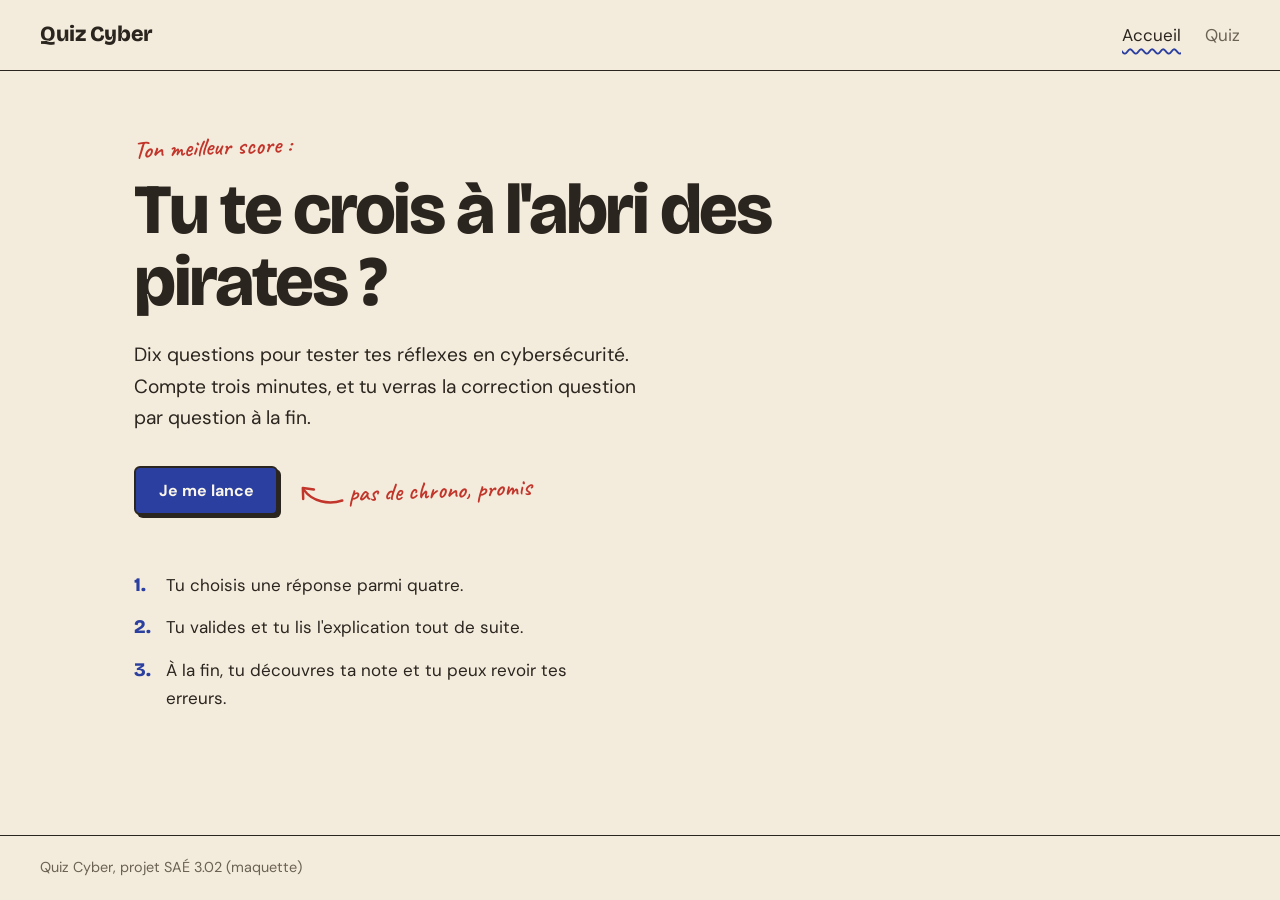
<file: maquette du site web/index.html>
<!DOCTYPE html>
<html lang="fr"><head><meta charset="utf-8"><meta name="viewport" content="width=device-width,initial-scale=1">
<title>Quiz Cyber : Accueil</title><link rel="stylesheet" href="style.css"></head>
<body>
<nav><a class="brand" href="index.html">Quiz Cyber</a><div class="links"><a href="index.html" aria-current="page">Accueil</a><a href="quiz.html">Quiz</a></div></nav>
<main class="wide">
<p class="note best" id="best" hidden>Ton meilleur score : <span id="best-n"></span></p>
<h1>Tu te crois à l'abri des pirates ?</h1>
<p class="lead">Dix questions pour tester tes réflexes en cybersécurité. Compte trois minutes, et tu verras la correction question par question à la fin.</p>
<div class="actions">
  <a class="btn" href="quiz.html">Je me lance</a>
  <span class="note" aria-hidden="true">
    <svg width="46" height="26" viewBox="0 0 46 26" fill="none" stroke="currentColor" stroke-width="2.5" stroke-linecap="round" stroke-linejoin="round"><path d="M44 20C30 24 14 20 6 8"/><path d="M5 17L5 6l11 2"/></svg>
    pas de chrono, promis
  </span>
</div>
<ol class="steps">
  <li>Tu choisis une réponse parmi quatre.</li>
  <li>Tu valides et tu lis l'explication tout de suite.</li>
  <li>À la fin, tu découvres ta note et tu peux revoir tes erreurs.</li>
</ol>
</main>
<footer>Quiz Cyber, projet SAÉ 3.02 (maquette)</footer>
<script src="data.js"></script>
<script>
const best = QuizStore.getBest();
if (best !== null) {
  document.getElementById('best-n').textContent = best + '/' + QUESTIONS.length;
  document.getElementById('best').hidden = false;
}
</script>
</body></html>
</file>
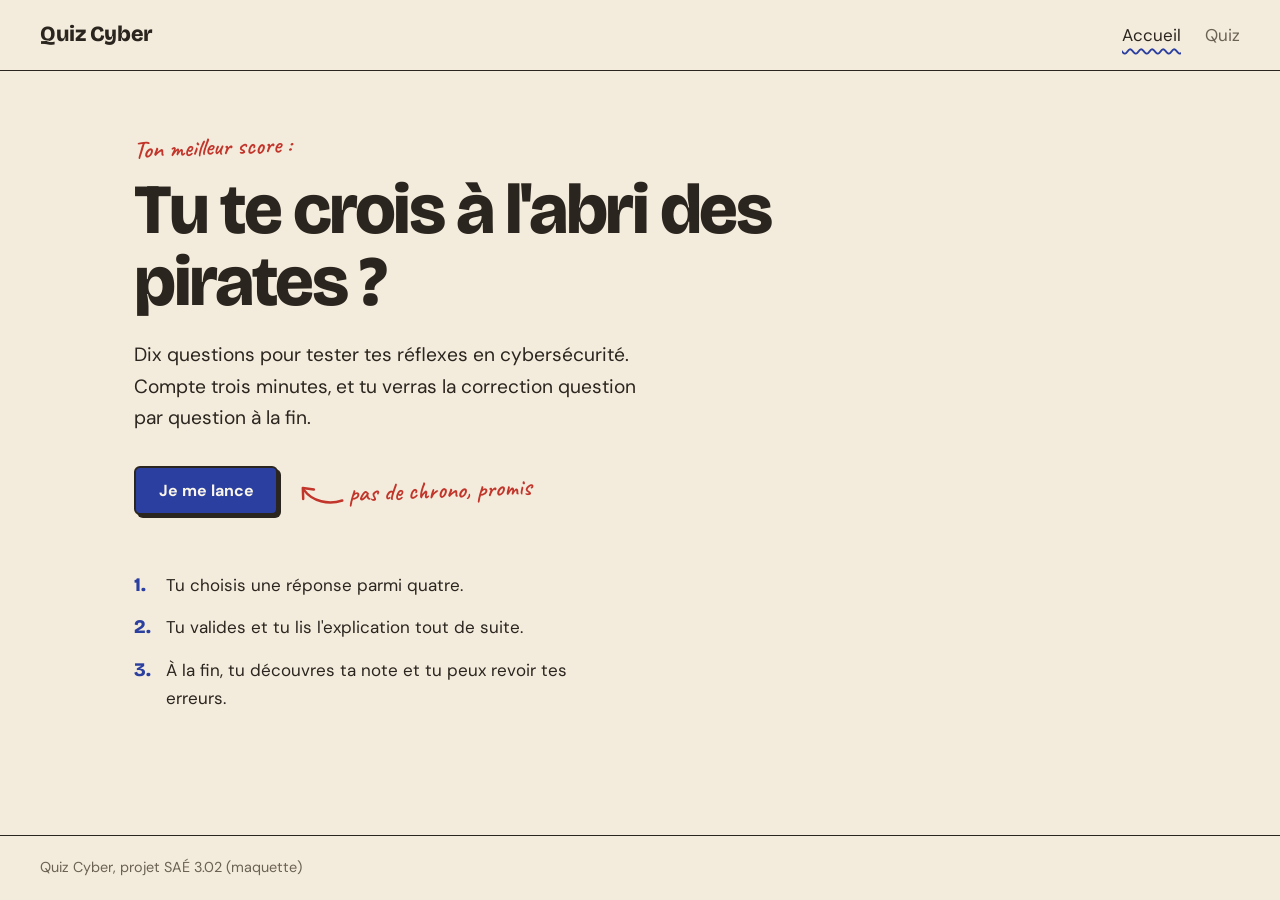
<file: site web/index.html>
<!DOCTYPE html>
<html lang="fr"><head><meta charset="utf-8"><meta name="viewport" content="width=device-width,initial-scale=1">
<title>Quiz Cyber : Accueil</title><link rel="stylesheet" href="style.css"></head>
<body>
<nav><a class="brand" href="index.html">Quiz Cyber</a><div class="links"><a href="index.html" aria-current="page">Accueil</a><a href="quiz.html">Quiz</a></div></nav>
<main class="wide">
<p class="note best" id="best" hidden>Ton meilleur score : <span id="best-n"></span></p>
<h1>Tu te crois à l'abri des pirates ?</h1>
<p class="lead">Dix questions pour tester tes réflexes en cybersécurité. Compte trois minutes, et tu verras la correction question par question à la fin.</p>
<div class="actions">
  <a class="btn" href="quiz.html">Je me lance</a>
  <span class="note" aria-hidden="true">
    <svg width="46" height="26" viewBox="0 0 46 26" fill="none" stroke="currentColor" stroke-width="2.5" stroke-linecap="round" stroke-linejoin="round"><path d="M44 20C30 24 14 20 6 8"/><path d="M5 17L5 6l11 2"/></svg>
    pas de chrono, promis
  </span>
</div>
<ol class="steps">
  <li>Tu choisis une réponse parmi quatre.</li>
  <li>Tu valides et tu lis l'explication tout de suite.</li>
  <li>À la fin, tu découvres ta note et tu peux revoir tes erreurs.</li>
</ol>
</main>
<footer>Quiz Cyber, projet SAÉ 3.02 (maquette)</footer>
<script src="data.js"></script>
<script>
const best = QuizStore.getBest();
if (best !== null) {
  document.getElementById('best-n').textContent = best + '/' + QUIZ_LENGTH;
  document.getElementById('best').hidden = false;
}
</script>
</body></html>
</file>
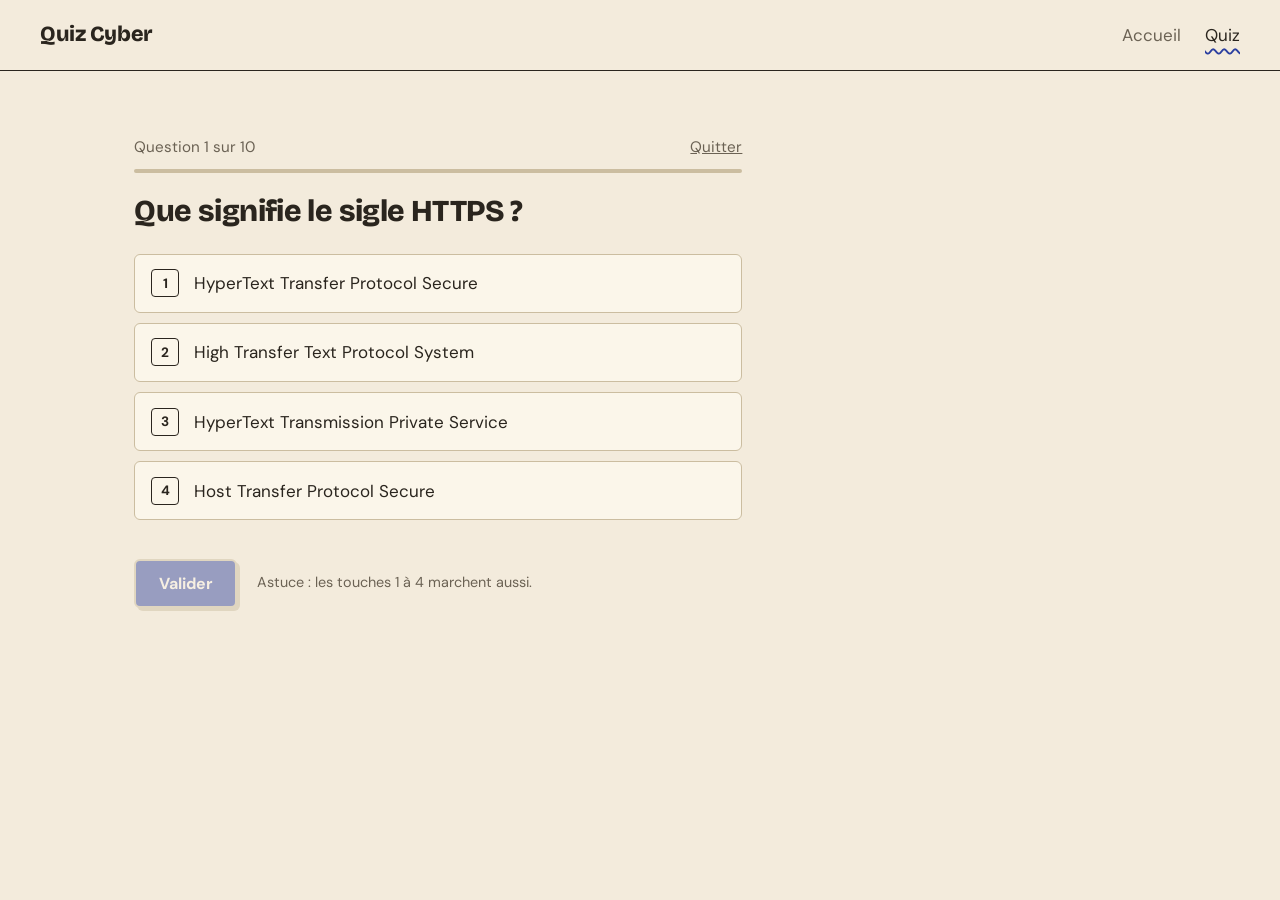
<file: maquette du site web/quiz.html>
<!DOCTYPE html>
<html lang="fr"><head><meta charset="utf-8"><meta name="viewport" content="width=device-width,initial-scale=1">
<title>Quiz Cyber : Question</title><link rel="stylesheet" href="style.css"></head>
<body>
<nav><a class="brand" href="index.html">Quiz Cyber</a><div class="links"><a href="index.html">Accueil</a><a href="quiz.html" aria-current="page">Quiz</a></div></nav>
<main>
<div class="qhead"><p class="label" id="counter">Question 1 sur 10</p><a class="quit" href="index.html">Quitter</a></div>
<div class="progress" role="progressbar" aria-label="Progression" aria-valuemin="0" aria-valuemax="10" aria-valuenow="0"><div id="bar"></div></div>
<h2 id="qtext" tabindex="-1"></h2>
<form id="form" autocomplete="off">
  <fieldset id="options" aria-labelledby="qtext"></fieldset>
  <div id="feedback" class="feedback" role="status" hidden></div>
  <div class="actions">
    <button class="btn" id="action" type="submit" disabled>Valider</button>
    <p class="hint">Astuce : les touches 1 à 4 marchent aussi.</p>
  </div>
</form>
</main>
<script src="data.js"></script>
<script>
const total = QUESTIONS.length;
const $ = id => document.getElementById(id);
const form = $('form'), opts = $('options'), fb = $('feedback'), btn = $('action');
let i = 0, answered = false;
const answers = [];

function setBar(n){
  $('bar').style.width = (n / total * 100) + '%';
  $('bar').parentElement.setAttribute('aria-valuenow', n);
}

function render(){
  const item = QUESTIONS[i];
  answered = false;
  $('counter').textContent = `Question ${i + 1} sur ${total}`;
  $('qtext').textContent = item.q;
  opts.innerHTML = item.choices.map((c, k) =>
    `<label class="opt"><input type="radio" name="reponse" value="${k}"><span class="key">${k + 1}</span><span class="txt">${c}</span></label>`
  ).join('');
  fb.hidden = true;
  btn.textContent = 'Valider';
  btn.disabled = true;
  setBar(i);
  $('qtext').focus({preventScroll:true});
}

function check(sel){
  const item = QUESTIONS[i];
  answers[i] = sel;
  answered = true;
  [...opts.children].forEach((label, k) => {
    label.classList.add('locked');
    label.querySelector('input').disabled = true;
    if (k === item.correct) { label.classList.add('good'); label.insertAdjacentHTML('beforeend', '<span class="tag">la bonne</span>'); }
    else if (k === sel) { label.classList.add('bad'); label.insertAdjacentHTML('beforeend', '<span class="tag">ton choix</span>'); }
  });
  const ok = sel === item.correct;
  fb.className = 'feedback ' + (ok ? 'ok' : 'ko');
  fb.innerHTML = `<strong>${ok ? 'Bien joué !' : 'Pas tout à fait.'}</strong><p>${ok ? '' : 'La bonne réponse : ' + item.choices[item.correct] + '. '}${item.why}</p>`;
  fb.hidden = false;
  btn.textContent = i === total - 1 ? 'Voir ma note' : 'Question suivante';
  btn.disabled = false;
  setBar(i + 1);
  btn.focus();
}

function next(){
  if (i === total - 1) { QuizStore.saveAnswers(answers); location.href = 'resultat.html'; }
  else { i++; render(); }
}

opts.addEventListener('change', () => { btn.disabled = false; });
form.addEventListener('submit', e => {
  e.preventDefault();
  if (answered) return next();
  const sel = form.reponse.value;
  if (sel !== '') check(+sel);
});

/* Raccourcis clavier 1 à 4 */
document.addEventListener('keydown', e => {
  if (answered || e.ctrlKey || e.metaKey || e.altKey) return;
  const k = parseInt(e.key, 10) - 1;
  const radios = opts.querySelectorAll('input');
  if (k >= 0 && k < radios.length) { radios[k].checked = true; radios[k].focus(); btn.disabled = false; }
});

render();
</script>
</body></html>
</file>
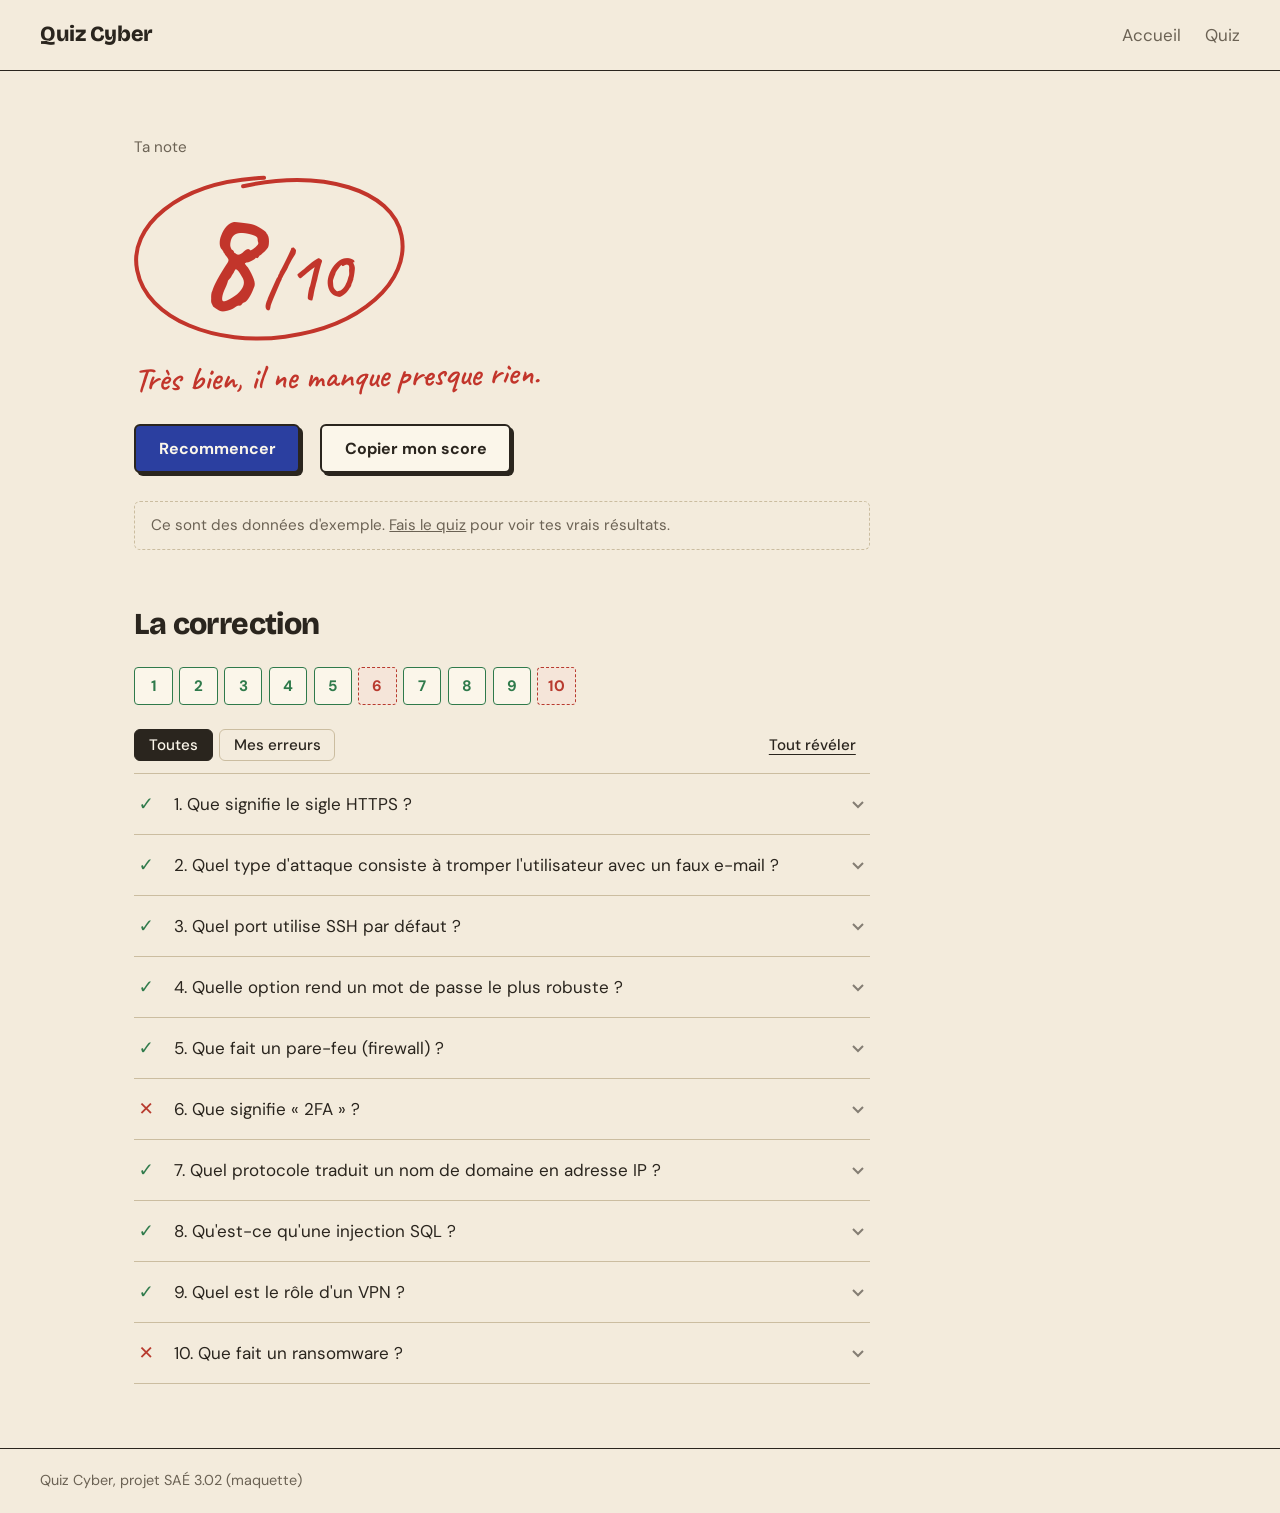
<file: maquette du site web/resultat.html>
<!DOCTYPE html>
<html lang="fr"><head><meta charset="utf-8"><meta name="viewport" content="width=device-width,initial-scale=1">
<title>Quiz Cyber : Résultat</title><link rel="stylesheet" href="style.css"></head>
<body>
<nav><a class="brand" href="index.html">Quiz Cyber</a><div class="links"><a href="index.html">Accueil</a><a href="quiz.html">Quiz</a></div></nav>
<main class="wide">
<p class="label">Ta note</p>
<div class="grade" aria-live="polite">
  <svg viewBox="0 0 300 160" preserveAspectRatio="none" aria-hidden="true"><path d="M150 10C60 8 8 45 14 82C20 125 90 152 160 148C238 144 292 108 286 68C280 28 210 6 128 16"/></svg>
  <span id="score-n">0</span><span class="total">/<span id="score-t">10</span></span>
</div>
<p class="remark" id="verdict"></p>
<div class="actions">
  <a class="btn" href="quiz.html">Recommencer</a>
  <button class="btn ghost" id="copy" type="button">Copier mon score</button>
</div>
<p class="notice" id="demo" hidden>Ce sont des données d'exemple. <a href="quiz.html">Fais le quiz</a> pour voir tes vrais résultats.</p>

<section class="review" aria-label="Correction détaillée">
  <h2>La correction</h2>
  <div class="grid" id="grid"></div>
  <div class="toolbar">
    <div class="filters" role="group" aria-label="Filtrer les questions">
      <button class="chip" data-filter="all" aria-pressed="true">Toutes</button>
      <button class="chip" data-filter="ko" aria-pressed="false">Mes erreurs</button>
    </div>
    <button class="link-btn" id="toggle-all" type="button">Tout révéler</button>
  </div>
  <div id="list"></div>
</section>
</main>
<footer>Quiz Cyber, projet SAÉ 3.02 (maquette)</footer>

<script src="data.js"></script>
<script>
const total = QUESTIONS.length;
const L = ['A','B','C','D'];
const calm = matchMedia('(prefers-reduced-motion: reduce)').matches;
let answers = QuizStore.loadAnswers();
const isDemo = !answers;
if (isDemo) answers = [0,1,2,2,1,0,1,1,0,2];   // exemple : 7 / 10
document.getElementById('demo').hidden = !isDemo;

const score = QUESTIONS.filter((q, i) => answers[i] === q.correct).length;
if (!isDemo) QuizStore.saveScore(score);

/* Note + remarque de la prof */
document.getElementById('score-t').textContent = total;
const n = document.getElementById('score-n');
if (calm) n.textContent = score;
else {
  const t0 = performance.now(), dur = 700;
  (function tick(t){
    const p = Math.min((t - t0) / dur, 1);
    n.textContent = Math.round(score * p);
    if (p < 1) requestAnimationFrame(tick);
  })(t0);
}
const r = score / total;
document.getElementById('verdict').textContent =
  r === 1 ? "Sans faute, bravo !" : r >= .8 ? "Très bien, il ne manque presque rien." : r >= .5 ? "Pas mal ! Relis tes erreurs plus bas." : "Courage, regarde la correction et retente.";

/* Liste des questions */
const list = document.getElementById('list');
const grid = document.getElementById('grid');
QUESTIONS.forEach((item, i) => {
  const user = answers[i], ok = user === item.correct;
  const el = document.createElement('article');
  el.className = 'q ' + (ok ? 'ok' : 'ko');
  el.id = 'q' + i;
  el.dataset.status = ok ? 'ok' : 'ko';
  el.innerHTML = `
    <button class="q-head" type="button" aria-expanded="false" aria-controls="b${i}">
      <span class="mark" aria-hidden="true">${ok ? '✓' : '✕'}</span>
      <span class="q-title"><span class="sr-only">${ok ? 'Réussie : ' : 'Ratée : '}</span>${i + 1}. ${item.q}</span>
      <svg class="chev" width="16" height="16" viewBox="0 0 16 16" fill="none" stroke="currentColor" stroke-width="2" aria-hidden="true"><path d="M3 6l5 5 5-5"/></svg>
    </button>
    <div class="q-body" id="b${i}"><div>
      <ul class="answers">
        ${item.choices.map((c, k) => {
          const good = k === item.correct, mine = k === user;
          const cls = good ? 'good' : mine ? 'bad' : '';
          const tag = good && mine ? 'ta réponse, juste' : good ? 'la bonne' : mine ? 'ton choix' : '';
          return `<li class="${cls}"><span>${L[k]}. ${c}</span><span class="tag">${tag}</span></li>`;
        }).join('')}
      </ul>
      <p class="explain">${item.why}</p>
    </div></div>`;
  list.appendChild(el);

  const cell = document.createElement('button');
  cell.type = 'button';
  cell.className = 'cell ' + (ok ? 'ok' : 'ko');
  cell.textContent = i + 1;
  cell.setAttribute('aria-label', `Question ${i + 1} : ${ok ? 'réussie' : 'ratée'}`);
  cell.addEventListener('click', () => {
    document.querySelector('.chip[data-filter="all"]').click();
    setOpen(el, true); syncToggle();
    el.scrollIntoView({behavior: calm ? 'auto' : 'smooth', block: 'center'});
  });
  grid.appendChild(cell);
});

function setOpen(el, open){
  el.classList.toggle('open', open);
  el.querySelector('.q-head').setAttribute('aria-expanded', open);
}
list.addEventListener('click', e => {
  const head = e.target.closest('.q-head');
  if (head) { const q = head.parentElement; setOpen(q, !q.classList.contains('open')); syncToggle(); }
});

/* Tout révéler / masquer */
const toggleAll = document.getElementById('toggle-all');
const visibleQs = () => [...list.children].filter(q => !q.hidden);
function syncToggle(){
  const v = visibleQs();
  toggleAll.textContent = v.length && v.every(q => q.classList.contains('open')) ? 'Tout masquer' : 'Tout révéler';
}
toggleAll.addEventListener('click', () => {
  const open = toggleAll.textContent === 'Tout révéler';
  visibleQs().forEach(q => setOpen(q, open));
  syncToggle();
});

/* Filtre : toutes / mes erreurs */
document.querySelectorAll('.chip').forEach(chip => chip.addEventListener('click', () => {
  document.querySelectorAll('.chip').forEach(c => c.setAttribute('aria-pressed', c === chip));
  const f = chip.dataset.filter;
  [...list.children].forEach(q => q.hidden = f === 'ko' && q.dataset.status !== 'ko');
  syncToggle();
}));

/* Copier le score */
const copyBtn = document.getElementById('copy');
copyBtn.addEventListener('click', async () => {
  try { await navigator.clipboard.writeText(`J'ai eu ${score}/${total} au Quiz Cyber !`); copyBtn.textContent = 'Copié !'; }
  catch(e) { copyBtn.textContent = 'Copie impossible'; }
  setTimeout(() => copyBtn.textContent = 'Copier mon score', 1800);
});
</script>
</body></html>
</file>
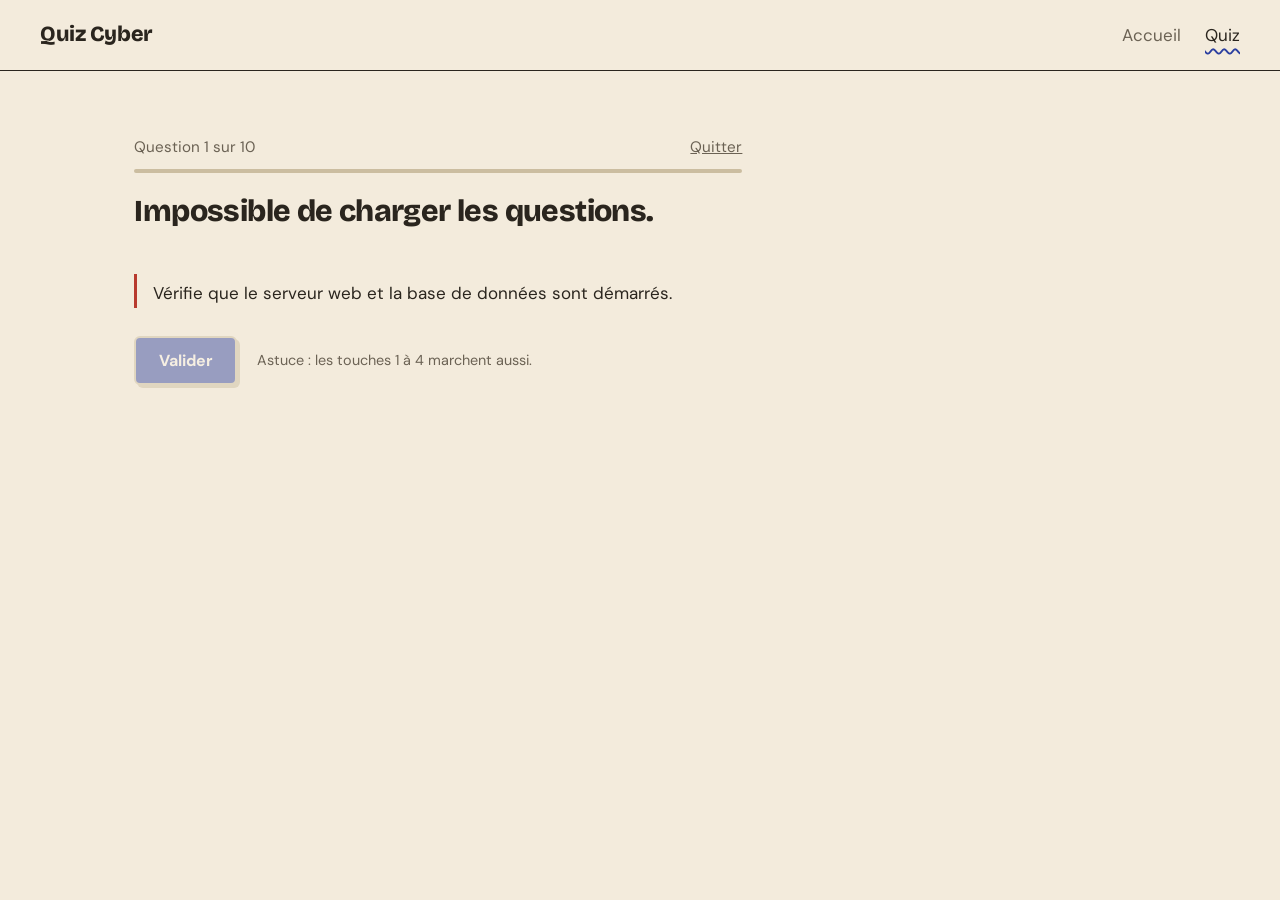
<file: site web/quiz.html>
<!DOCTYPE html>
<html lang="fr"><head><meta charset="utf-8"><meta name="viewport" content="width=device-width,initial-scale=1">
<title>Quiz Cyber : Question</title><link rel="stylesheet" href="style.css"></head>
<body>
<nav><a class="brand" href="index.html">Quiz Cyber</a><div class="links"><a href="index.html">Accueil</a><a href="quiz.html" aria-current="page">Quiz</a></div></nav>
<main>
<div class="qhead"><p class="label" id="counter">Question 1 sur 10</p><a class="quit" href="index.html">Quitter</a></div>
<div class="progress" role="progressbar" aria-label="Progression" aria-valuemin="0" aria-valuemax="10" aria-valuenow="0"><div id="bar"></div></div>
<h2 id="qtext" tabindex="-1"></h2>
<form id="form" autocomplete="off">
  <fieldset id="options" aria-labelledby="qtext"></fieldset>
  <div id="feedback" class="feedback" role="status" hidden></div>
  <div class="actions">
    <button class="btn" id="action" type="submit" disabled>Valider</button>
    <p class="hint">Astuce : les touches 1 à 4 marchent aussi.</p>
  </div>
</form>
</main>
<script src="data.js"></script>
<script>
let QUESTIONS = [], total = QUIZ_LENGTH;
const $ = id => document.getElementById(id);
const form = $('form'), opts = $('options'), fb = $('feedback'), btn = $('action');
let i = 0, answered = false;
const review = [];

function setBar(n){
  $('bar').style.width = (n / total * 100) + '%';
  $('bar').parentElement.setAttribute('aria-valuenow', n);
}

function render(){
  const item = QUESTIONS[i];
  answered = false;
  $('counter').textContent = `Question ${i + 1} sur ${total}` + (item.theme ? ` · ${item.theme}` : '');
  $('qtext').textContent = item.q;
  opts.innerHTML = item.choices.map((c, k) =>
    `<label class="opt"><input type="radio" name="reponse" value="${k}"><span class="key">${k + 1}</span><span class="txt">${esc(c.text)}</span></label>`
  ).join('');
  fb.hidden = true;
  btn.textContent = 'Valider';
  btn.disabled = true;
  setBar(i);
  $('qtext').focus({preventScroll:true});
}

function showError(msg){
  fb.className = 'feedback ko';
  fb.innerHTML = `<p>${msg}</p>`;
  fb.hidden = false;
}

async function check(sel){
  const item = QUESTIONS[i];
  btn.disabled = true;
  let res;
  try { res = await apiVerify(item.id, item.choices[sel].id); }
  catch(e) { showError('Vérification impossible. Réessaie dans un instant.'); btn.disabled = false; return; }

  const ok = res.ok;
  const goodIdx = ok ? sel : item.choices.findIndex(c => res.correct.includes(c.id));
  review[i] = {q: item.q, choices: item.choices.map(c => c.text), correct: goodIdx, user: sel, why: res.why || ''};
  answered = true;
  [...opts.children].forEach((label, k) => {
    label.classList.add('locked');
    label.querySelector('input').disabled = true;
    if (res.correct.includes(item.choices[k].id)) { label.classList.add('good'); label.insertAdjacentHTML('beforeend', '<span class="tag">la bonne</span>'); }
    else if (k === sel) { label.classList.add('bad'); label.insertAdjacentHTML('beforeend', '<span class="tag">ton choix</span>'); }
  });
  fb.className = 'feedback ' + (ok ? 'ok' : 'ko');
  fb.innerHTML = `<strong>${ok ? 'Bien joué !' : 'Pas tout à fait.'}</strong><p>${ok ? '' : 'La bonne réponse : ' + esc(item.choices[goodIdx].text) + '. '}${esc(res.why || '')}</p>`;
  fb.hidden = false;
  btn.textContent = i === total - 1 ? 'Voir ma note' : 'Question suivante';
  btn.disabled = false;
  setBar(i + 1);
  btn.focus();
}

function next(){
  if (i === total - 1) { QuizStore.saveReview(review); location.href = 'resultat.html'; }
  else { i++; render(); }
}

opts.addEventListener('change', () => { btn.disabled = false; });
form.addEventListener('submit', e => {
  e.preventDefault();
  if (answered) return next();
  const sel = form.reponse.value;
  if (sel !== '') check(+sel);
});

/* Raccourcis clavier 1 à 4 */
document.addEventListener('keydown', e => {
  if (answered || e.ctrlKey || e.metaKey || e.altKey) return;
  const k = parseInt(e.key, 10) - 1;
  const radios = opts.querySelectorAll('input');
  if (k >= 0 && k < radios.length) { radios[k].checked = true; radios[k].focus(); btn.disabled = false; }
});

/* Chargement des questions depuis la base */
(async () => {
  try {
    QUESTIONS = await apiQuestions();
    if (!QUESTIONS.length) throw new Error('vide');
    total = QUESTIONS.length;
    render();
  } catch(e) {
    $('qtext').textContent = 'Impossible de charger les questions.';
    showError('Vérifie que le serveur web et la base de données sont démarrés.');
  }
})();
</script>
</body></html>
</file>
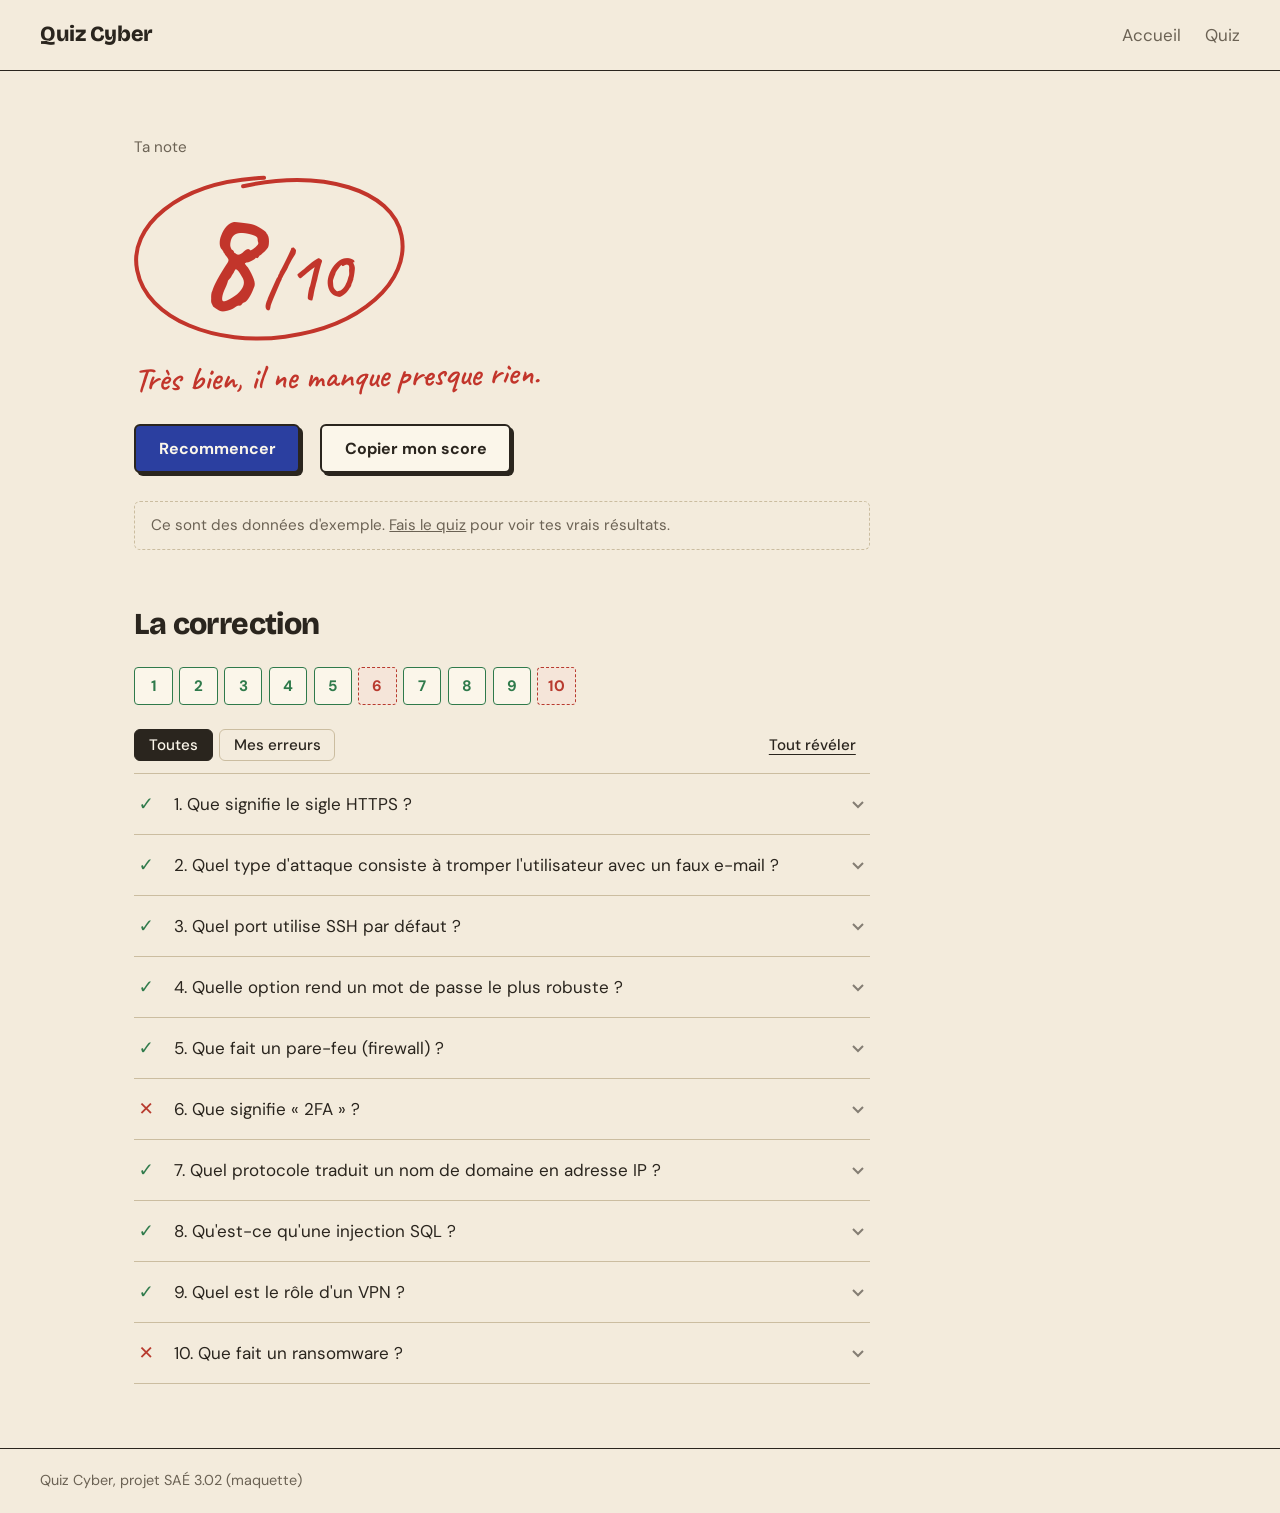
<file: site web/resultat.html>
<!DOCTYPE html>
<html lang="fr"><head><meta charset="utf-8"><meta name="viewport" content="width=device-width,initial-scale=1">
<title>Quiz Cyber : Résultat</title><link rel="stylesheet" href="style.css"></head>
<body>
<nav><a class="brand" href="index.html">Quiz Cyber</a><div class="links"><a href="index.html">Accueil</a><a href="quiz.html">Quiz</a></div></nav>
<main class="wide">
<p class="label">Ta note</p>
<div class="grade" aria-live="polite">
  <svg viewBox="0 0 300 160" preserveAspectRatio="none" aria-hidden="true"><path d="M150 10C60 8 8 45 14 82C20 125 90 152 160 148C238 144 292 108 286 68C280 28 210 6 128 16"/></svg>
  <span id="score-n">0</span><span class="total">/<span id="score-t">10</span></span>
</div>
<p class="remark" id="verdict"></p>
<div class="actions">
  <a class="btn" href="quiz.html">Recommencer</a>
  <button class="btn ghost" id="copy" type="button">Copier mon score</button>
</div>
<p class="notice" id="demo" hidden>Ce sont des données d'exemple. <a href="quiz.html">Fais le quiz</a> pour voir tes vrais résultats.</p>

<section class="review" aria-label="Correction détaillée">
  <h2>La correction</h2>
  <div class="grid" id="grid"></div>
  <div class="toolbar">
    <div class="filters" role="group" aria-label="Filtrer les questions">
      <button class="chip" data-filter="all" aria-pressed="true">Toutes</button>
      <button class="chip" data-filter="ko" aria-pressed="false">Mes erreurs</button>
    </div>
    <button class="link-btn" id="toggle-all" type="button">Tout révéler</button>
  </div>
  <div id="list"></div>
</section>
</main>
<footer>Quiz Cyber, projet SAÉ 3.02 (maquette)</footer>

<script src="data.js"></script>
<script>
const L = ['A','B','C','D'];
const calm = matchMedia('(prefers-reduced-motion: reduce)').matches;
const review = QuizStore.loadReview();
const isDemo = !review;
const QUESTIONS = isDemo ? DEMO_QUESTIONS : review.map(r => ({q:r.q, choices:r.choices, correct:r.correct, why:r.why}));
const answers = isDemo ? [0,1,2,2,1,0,1,1,0,2] : review.map(r => r.user);   // démo : 7 / 10
const total = QUESTIONS.length;
document.getElementById('demo').hidden = !isDemo;

const score = QUESTIONS.filter((q, i) => answers[i] === q.correct).length;
if (!isDemo) QuizStore.saveScore(score);

/* Note + remarque de la prof */
document.getElementById('score-t').textContent = total;
const n = document.getElementById('score-n');
if (calm) n.textContent = score;
else {
  const t0 = performance.now(), dur = 700;
  (function tick(t){
    const p = Math.min((t - t0) / dur, 1);
    n.textContent = Math.round(score * p);
    if (p < 1) requestAnimationFrame(tick);
  })(t0);
}
const r = score / total;
document.getElementById('verdict').textContent =
  r === 1 ? "Sans faute, bravo !" : r >= .8 ? "Très bien, il ne manque presque rien." : r >= .5 ? "Pas mal ! Relis tes erreurs plus bas." : "Courage, regarde la correction et retente.";

/* Liste des questions */
const list = document.getElementById('list');
const grid = document.getElementById('grid');
QUESTIONS.forEach((item, i) => {
  const user = answers[i], ok = user === item.correct;
  const el = document.createElement('article');
  el.className = 'q ' + (ok ? 'ok' : 'ko');
  el.id = 'q' + i;
  el.dataset.status = ok ? 'ok' : 'ko';
  el.innerHTML = `
    <button class="q-head" type="button" aria-expanded="false" aria-controls="b${i}">
      <span class="mark" aria-hidden="true">${ok ? '✓' : '✕'}</span>
      <span class="q-title"><span class="sr-only">${ok ? 'Réussie : ' : 'Ratée : '}</span>${i + 1}. ${esc(item.q)}</span>
      <svg class="chev" width="16" height="16" viewBox="0 0 16 16" fill="none" stroke="currentColor" stroke-width="2" aria-hidden="true"><path d="M3 6l5 5 5-5"/></svg>
    </button>
    <div class="q-body" id="b${i}"><div>
      <ul class="answers">
        ${item.choices.map((c, k) => {
          const good = k === item.correct, mine = k === user;
          const cls = good ? 'good' : mine ? 'bad' : '';
          const tag = good && mine ? 'ta réponse, juste' : good ? 'la bonne' : mine ? 'ton choix' : '';
          return `<li class="${cls}"><span>${L[k]}. ${esc(c)}</span><span class="tag">${tag}</span></li>`;
        }).join('')}
      </ul>
      <p class="explain">${esc(item.why)}</p>
    </div></div>`;
  list.appendChild(el);

  const cell = document.createElement('button');
  cell.type = 'button';
  cell.className = 'cell ' + (ok ? 'ok' : 'ko');
  cell.textContent = i + 1;
  cell.setAttribute('aria-label', `Question ${i + 1} : ${ok ? 'réussie' : 'ratée'}`);
  cell.addEventListener('click', () => {
    document.querySelector('.chip[data-filter="all"]').click();
    setOpen(el, true); syncToggle();
    el.scrollIntoView({behavior: calm ? 'auto' : 'smooth', block: 'center'});
  });
  grid.appendChild(cell);
});

function setOpen(el, open){
  el.classList.toggle('open', open);
  el.querySelector('.q-head').setAttribute('aria-expanded', open);
}
list.addEventListener('click', e => {
  const head = e.target.closest('.q-head');
  if (head) { const q = head.parentElement; setOpen(q, !q.classList.contains('open')); syncToggle(); }
});

/* Tout révéler / masquer */
const toggleAll = document.getElementById('toggle-all');
const visibleQs = () => [...list.children].filter(q => !q.hidden);
function syncToggle(){
  const v = visibleQs();
  toggleAll.textContent = v.length && v.every(q => q.classList.contains('open')) ? 'Tout masquer' : 'Tout révéler';
}
toggleAll.addEventListener('click', () => {
  const open = toggleAll.textContent === 'Tout révéler';
  visibleQs().forEach(q => setOpen(q, open));
  syncToggle();
});

/* Filtre : toutes / mes erreurs */
document.querySelectorAll('.chip').forEach(chip => chip.addEventListener('click', () => {
  document.querySelectorAll('.chip').forEach(c => c.setAttribute('aria-pressed', c === chip));
  const f = chip.dataset.filter;
  [...list.children].forEach(q => q.hidden = f === 'ko' && q.dataset.status !== 'ko');
  syncToggle();
}));

/* Copier le score */
const copyBtn = document.getElementById('copy');
copyBtn.addEventListener('click', async () => {
  try { await navigator.clipboard.writeText(`J'ai eu ${score}/${total} au Quiz Cyber !`); copyBtn.textContent = 'Copié !'; }
  catch(e) { copyBtn.textContent = 'Copie impossible'; }
  setTimeout(() => copyBtn.textContent = 'Copier mon score', 1800);
});
</script>
</body></html>
</file>
<file: maquette du site web/style.css>
@import url("https://fonts.googleapis.com/css2?family=Bricolage+Grotesque:opsz,wght@12..96,600;12..96,800&family=DM+Sans:wght@400;500;700&family=Caveat:wght@600&display=swap");

/* ---------- Tokens : papier crème, encre, bleu cobalt, stylo rouge ---------- */
:root{
  --bg:#F3EBDC; --paper:#FBF6EA; --ink:#2A251E; --muted:#6B6254; --edge:#CBBDA0;
  --accent:#2B3FA0; --accent-ink:#FBF6EA; --ok:#2F7A4B; --ko:#B83A2E; --pen:#C2352B; --mark:#FBE9A6;
  --head:"Bricolage Grotesque","Trebuchet MS",system-ui,sans-serif;
  --body:"DM Sans",system-ui,-apple-system,"Segoe UI",Roboto,sans-serif;
  --hand:"Caveat","Segoe Print","Bradley Hand",cursive;
  color-scheme:light;
}

/* ---------- Base ---------- */
*{box-sizing:border-box}
html{-webkit-text-size-adjust:100%}
body{margin:0;min-height:100vh;display:flex;flex-direction:column;background:var(--bg);color:var(--ink);font:400 1.0625rem/1.65 var(--body)}
a{color:inherit}
:focus-visible{outline:3px solid var(--accent);outline-offset:3px;border-radius:4px}
.sr-only{position:absolute;left:-9999px;width:1px;height:1px;overflow:hidden}

/* ---------- Navigation ---------- */
nav{display:flex;align-items:baseline;justify-content:space-between;padding:1.1rem clamp(1rem,4vw,2.5rem);border-bottom:1.5px solid var(--ink)}
.brand{font:800 1.35rem/1 var(--head);letter-spacing:-.02em;text-decoration:none}
.links{display:flex;gap:1.5rem}
.links a{text-decoration:none;color:var(--muted);padding:.2rem 0}
.links a:hover{color:var(--ink);text-decoration:underline;text-underline-offset:6px}
.links a[aria-current="page"]{color:var(--ink);text-decoration:underline wavy var(--accent) 1.5px;text-underline-offset:7px}

/* ---------- Mise en page ---------- */
main{width:100%;max-width:42rem;margin:0 0 0 clamp(0rem,8vw,7rem);padding:clamp(2rem,6vw,4rem) clamp(1rem,4vw,2rem) 4rem;flex:1}
main.wide{max-width:50rem}
footer{padding:1.25rem clamp(1rem,4vw,2.5rem);color:var(--muted);font-size:.9rem;border-top:1.5px solid var(--ink)}

h1{font:800 clamp(2.4rem,7vw,4.4rem)/1.02 var(--head);letter-spacing:-.035em;margin:0 0 1.25rem;max-width:14em}
h2{font:800 clamp(1.4rem,3.5vw,1.9rem)/1.2 var(--head);letter-spacing:-.02em;margin:1.25rem 0 1.5rem}
h2:focus{outline:none}
.label{margin:0;color:var(--muted);font-size:.95rem}
.lead{font-size:1.2rem;max-width:32rem;margin:0 0 2rem}

/* Annotations à la main */
.note{display:inline-flex;align-items:center;gap:.3rem;font:600 1.55rem/1 var(--hand);color:var(--pen);transform:rotate(-2deg)}
.note svg{flex:none}

/* ---------- Boutons ---------- */
.btn{display:inline-flex;align-items:center;justify-content:center;padding:.75rem 1.4rem;border:2px solid var(--ink);border-radius:6px;
  background:var(--accent);color:var(--accent-ink);font:700 1rem var(--body);text-decoration:none;cursor:pointer;
  box-shadow:3px 3px 0 var(--ink);transition:transform .1s,box-shadow .1s}
.btn:hover{transform:translate(-1px,-1px);box-shadow:4px 4px 0 var(--ink)}
.btn:active{transform:translate(2px,2px);box-shadow:1px 1px 0 var(--ink)}
.btn:disabled{opacity:.45;cursor:not-allowed;transform:none;box-shadow:3px 3px 0 var(--edge);border-color:var(--edge)}
.btn.ghost{background:var(--paper);color:var(--ink)}
.actions{display:flex;flex-wrap:wrap;gap:1rem 1.25rem;align-items:center;margin-top:1.75rem}
.hint{color:var(--muted);font-size:.9rem;margin:0}

/* ---------- Accueil ---------- */
.best{margin:0 0 1rem}
.steps{list-style:none;margin:3.5rem 0 0;padding:0;display:grid;gap:.9rem;max-width:30rem}
.steps li{display:grid;grid-template-columns:2rem 1fr;align-items:baseline}
.steps li::before{content:counter(s) ".";counter-increment:s;font:800 1.2rem var(--head);color:var(--accent)}
.steps{counter-reset:s}

/* ---------- Quiz ---------- */
.qhead{display:flex;justify-content:space-between;align-items:baseline}
.quit{color:var(--muted);font-size:.95rem}
.progress{height:4px;margin:.6rem 0 0;background:var(--edge);border-radius:2px;overflow:hidden}
.progress>div{height:100%;width:0;background:var(--ink);transition:width .35s ease}
fieldset{border:0;margin:0;padding:0;min-width:0}

.opt{position:relative;display:flex;align-items:center;gap:.9rem;padding:.9rem 1rem;margin-bottom:.65rem;background:var(--paper);
  border:1.5px solid var(--edge);border-radius:6px;cursor:pointer;transition:border-color .12s,background .12s,transform .1s,box-shadow .1s}
.opt:hover{border-color:var(--ink)}
.opt input{position:absolute;opacity:0;pointer-events:none}
.opt .key{flex:none;width:1.75rem;height:1.75rem;display:grid;place-items:center;border:1.5px solid var(--ink);border-radius:4px;font:700 .85rem var(--body)}
.opt .txt{flex:1}
.opt .tag{font:600 1.2rem/1 var(--hand);white-space:nowrap}
.opt:has(input:checked:not(:disabled)){border-color:var(--ink);background:var(--mark);transform:translate(-1px,-1px);box-shadow:3px 3px 0 var(--ink)}
.opt:has(input:checked:not(:disabled)) .key{background:var(--ink);color:var(--paper)}
.opt:has(input:focus-visible){outline:3px solid var(--accent);outline-offset:3px}
.opt.locked{cursor:default}
.opt.locked:hover{border-color:var(--edge)}
.opt.locked.good{border-color:var(--ok);background:color-mix(in srgb,var(--ok) 12%,var(--paper))}
.opt.locked.good .key{background:var(--ok);border-color:var(--ok);color:#fff}
.opt.locked.good .tag{color:var(--ok)}
.opt.locked.bad{border-color:var(--ko);background:color-mix(in srgb,var(--ko) 11%,var(--paper))}
.opt.locked.bad .key{background:var(--ko);border-color:var(--ko);color:#fff}
.opt.locked.bad .tag{color:var(--ko)}

.feedback{margin-top:1.25rem;padding:.1rem 0 .1rem 1rem;border-left:3px solid var(--edge);animation:pop .25s ease}
.feedback.ok{border-left-color:var(--ok)}
.feedback.ko{border-left-color:var(--ko)}
.feedback strong{display:block;font:600 1.7rem/1.1 var(--hand)}
.feedback.ok strong{color:var(--ok)}
.feedback.ko strong{color:var(--ko)}
.feedback p{margin:.2rem 0 0}
@keyframes pop{from{opacity:0;transform:translateY(-4px)}to{opacity:1;transform:none}}

/* ---------- Résultat : la note au stylo rouge ---------- */
.grade{position:relative;display:inline-block;margin:1rem 0 .5rem;padding:.05em .4em .1em;font:600 clamp(5rem,18vw,9rem)/1 var(--hand);color:var(--pen);transform:rotate(-4deg)}
.grade .total{font-size:.5em;margin-left:.05em}
.grade svg{position:absolute;inset:-6% -4%;width:108%;height:112%;overflow:visible;pointer-events:none}
.grade path{fill:none;stroke:var(--pen);stroke-width:4;stroke-linecap:round;vector-effect:non-scaling-stroke;stroke-dasharray:1100;stroke-dashoffset:1100;animation:draw .9s ease .45s forwards}
@keyframes draw{to{stroke-dashoffset:0}}
.remark{font:600 clamp(1.6rem,4vw,2.1rem)/1.15 var(--hand);color:var(--pen);transform:rotate(-1deg);max-width:26rem;margin:.5rem 0 0}
.notice{margin:1.75rem 0 0;padding:.7rem 1rem;border:1.5px dashed var(--edge);border-radius:6px;color:var(--muted);font-size:.95rem}

.review{margin-top:3.5rem}
.grid{display:flex;flex-wrap:wrap;gap:.4rem;margin:0 0 1.5rem}
.cell{width:2.4rem;height:2.4rem;padding:0;display:grid;place-items:center;background:var(--paper);border:1.5px solid;border-radius:4px;font:700 .95rem var(--body);cursor:pointer;transition:transform .1s}
.cell:hover{transform:translateY(-2px)}
.cell.ok{border-color:var(--ok);color:var(--ok)}
.cell.ko{border-color:var(--ko);color:var(--ko);border-style:dashed;background:color-mix(in srgb,var(--ko) 9%,var(--paper))}
.toolbar{display:flex;flex-wrap:wrap;gap:.5rem;align-items:center;justify-content:space-between;margin-bottom:.75rem}
.filters{display:flex;gap:.4rem}
.chip,.link-btn{font:500 .95rem var(--body);color:inherit;background:none;border:1.5px solid var(--edge);border-radius:6px;padding:.3rem .85rem;cursor:pointer}
.chip:hover{border-color:var(--ink)}
.chip[aria-pressed="true"]{background:var(--ink);border-color:var(--ink);color:var(--paper)}
.link-btn{border-color:transparent;text-decoration:underline;text-underline-offset:4px}

.q{border-top:1.5px solid var(--edge);scroll-margin-top:2rem}
.q:last-child{border-bottom:1.5px solid var(--edge)}
.q[hidden]{display:none}
.q-head{all:unset;box-sizing:border-box;width:100%;display:flex;gap:.9rem;align-items:baseline;padding:1rem .25rem;cursor:pointer}
.q-head:focus-visible{outline:3px solid var(--accent);outline-offset:2px}
.mark{flex:none;width:1.3rem;font:700 1.15rem var(--body)}
.q.ok .mark{color:var(--ok)}
.q.ko .mark{color:var(--ko)}
.q-title{flex:1}
.chev{flex:none;align-self:center;opacity:.55;transition:transform .2s}
.q.open .chev{transform:rotate(180deg)}
.q-body{display:grid;grid-template-rows:0fr;transition:grid-template-rows .25s ease}
.q.open .q-body{grid-template-rows:1fr}
.q-body>div{overflow:hidden}
.answers{list-style:none;margin:0;padding:0 .25rem 1rem 2.2rem;display:grid;gap:.4rem}
.answers li{display:flex;justify-content:space-between;gap:1rem;align-items:baseline;padding:.5rem .8rem;background:var(--paper);border:1.5px solid var(--edge);border-radius:6px}
.answers li.good{border-color:var(--ok);background:color-mix(in srgb,var(--ok) 12%,var(--paper))}
.answers li.bad{border-color:var(--ko);background:color-mix(in srgb,var(--ko) 11%,var(--paper))}
.answers .tag{font:600 1.15rem/1 var(--hand);white-space:nowrap}
.answers .good .tag{color:var(--ok)}
.answers .bad .tag{color:var(--ko)}
.explain{margin:0;padding:0 .25rem 1.1rem 2.2rem;color:var(--muted);font-size:.97rem}

@media (max-width:34rem){main{margin-left:0}.opt .tag{display:none}.answers .tag{white-space:normal;text-align:right}}
@media (prefers-reduced-motion:reduce){*,*::before,*::after{animation:none!important;transition:none!important}.grade path{stroke-dashoffset:0}}
</file>
<file: site web/style.css>
@import url("https://fonts.googleapis.com/css2?family=Bricolage+Grotesque:opsz,wght@12..96,600;12..96,800&family=DM+Sans:wght@400;500;700&family=Caveat:wght@600&display=swap");

/* ---------- Tokens : papier crème, encre, bleu cobalt, stylo rouge ---------- */
:root{
  --bg:#F3EBDC; --paper:#FBF6EA; --ink:#2A251E; --muted:#6B6254; --edge:#CBBDA0;
  --accent:#2B3FA0; --accent-ink:#FBF6EA; --ok:#2F7A4B; --ko:#B83A2E; --pen:#C2352B; --mark:#FBE9A6;
  --head:"Bricolage Grotesque","Trebuchet MS",system-ui,sans-serif;
  --body:"DM Sans",system-ui,-apple-system,"Segoe UI",Roboto,sans-serif;
  --hand:"Caveat","Segoe Print","Bradley Hand",cursive;
  color-scheme:light;
}

/* ---------- Base ---------- */
*{box-sizing:border-box}
html{-webkit-text-size-adjust:100%}
body{margin:0;min-height:100vh;display:flex;flex-direction:column;background:var(--bg);color:var(--ink);font:400 1.0625rem/1.65 var(--body)}
a{color:inherit}
:focus-visible{outline:3px solid var(--accent);outline-offset:3px;border-radius:4px}
.sr-only{position:absolute;left:-9999px;width:1px;height:1px;overflow:hidden}

/* ---------- Navigation ---------- */
nav{display:flex;align-items:baseline;justify-content:space-between;padding:1.1rem clamp(1rem,4vw,2.5rem);border-bottom:1.5px solid var(--ink)}
.brand{font:800 1.35rem/1 var(--head);letter-spacing:-.02em;text-decoration:none}
.links{display:flex;gap:1.5rem}
.links a{text-decoration:none;color:var(--muted);padding:.2rem 0}
.links a:hover{color:var(--ink);text-decoration:underline;text-underline-offset:6px}
.links a[aria-current="page"]{color:var(--ink);text-decoration:underline wavy var(--accent) 1.5px;text-underline-offset:7px}

/* ---------- Mise en page ---------- */
main{width:100%;max-width:42rem;margin:0 0 0 clamp(0rem,8vw,7rem);padding:clamp(2rem,6vw,4rem) clamp(1rem,4vw,2rem) 4rem;flex:1}
main.wide{max-width:50rem}
footer{padding:1.25rem clamp(1rem,4vw,2.5rem);color:var(--muted);font-size:.9rem;border-top:1.5px solid var(--ink)}

h1{font:800 clamp(2.4rem,7vw,4.4rem)/1.02 var(--head);letter-spacing:-.035em;margin:0 0 1.25rem;max-width:14em}
h2{font:800 clamp(1.4rem,3.5vw,1.9rem)/1.2 var(--head);letter-spacing:-.02em;margin:1.25rem 0 1.5rem}
h2:focus{outline:none}
.label{margin:0;color:var(--muted);font-size:.95rem}
.lead{font-size:1.2rem;max-width:32rem;margin:0 0 2rem}

/* Annotations à la main */
.note{display:inline-flex;align-items:center;gap:.3rem;font:600 1.55rem/1 var(--hand);color:var(--pen);transform:rotate(-2deg)}
.note svg{flex:none}

/* ---------- Boutons ---------- */
.btn{display:inline-flex;align-items:center;justify-content:center;padding:.75rem 1.4rem;border:2px solid var(--ink);border-radius:6px;
  background:var(--accent);color:var(--accent-ink);font:700 1rem var(--body);text-decoration:none;cursor:pointer;
  box-shadow:3px 3px 0 var(--ink);transition:transform .1s,box-shadow .1s}
.btn:hover{transform:translate(-1px,-1px);box-shadow:4px 4px 0 var(--ink)}
.btn:active{transform:translate(2px,2px);box-shadow:1px 1px 0 var(--ink)}
.btn:disabled{opacity:.45;cursor:not-allowed;transform:none;box-shadow:3px 3px 0 var(--edge);border-color:var(--edge)}
.btn.ghost{background:var(--paper);color:var(--ink)}
.actions{display:flex;flex-wrap:wrap;gap:1rem 1.25rem;align-items:center;margin-top:1.75rem}
.hint{color:var(--muted);font-size:.9rem;margin:0}

/* ---------- Accueil ---------- */
.best{margin:0 0 1rem}
.steps{list-style:none;margin:3.5rem 0 0;padding:0;display:grid;gap:.9rem;max-width:30rem}
.steps li{display:grid;grid-template-columns:2rem 1fr;align-items:baseline}
.steps li::before{content:counter(s) ".";counter-increment:s;font:800 1.2rem var(--head);color:var(--accent)}
.steps{counter-reset:s}

/* ---------- Quiz ---------- */
.qhead{display:flex;justify-content:space-between;align-items:baseline}
.quit{color:var(--muted);font-size:.95rem}
.progress{height:4px;margin:.6rem 0 0;background:var(--edge);border-radius:2px;overflow:hidden}
.progress>div{height:100%;width:0;background:var(--ink);transition:width .35s ease}
fieldset{border:0;margin:0;padding:0;min-width:0}

.opt{position:relative;display:flex;align-items:center;gap:.9rem;padding:.9rem 1rem;margin-bottom:.65rem;background:var(--paper);
  border:1.5px solid var(--edge);border-radius:6px;cursor:pointer;transition:border-color .12s,background .12s,transform .1s,box-shadow .1s}
.opt:hover{border-color:var(--ink)}
.opt input{position:absolute;opacity:0;pointer-events:none}
.opt .key{flex:none;width:1.75rem;height:1.75rem;display:grid;place-items:center;border:1.5px solid var(--ink);border-radius:4px;font:700 .85rem var(--body)}
.opt .txt{flex:1}
.opt .tag{font:600 1.2rem/1 var(--hand);white-space:nowrap}
.opt:has(input:checked:not(:disabled)){border-color:var(--ink);background:var(--mark);transform:translate(-1px,-1px);box-shadow:3px 3px 0 var(--ink)}
.opt:has(input:checked:not(:disabled)) .key{background:var(--ink);color:var(--paper)}
.opt:has(input:focus-visible){outline:3px solid var(--accent);outline-offset:3px}
.opt.locked{cursor:default}
.opt.locked:hover{border-color:var(--edge)}
.opt.locked.good{border-color:var(--ok);background:color-mix(in srgb,var(--ok) 12%,var(--paper))}
.opt.locked.good .key{background:var(--ok);border-color:var(--ok);color:#fff}
.opt.locked.good .tag{color:var(--ok)}
.opt.locked.bad{border-color:var(--ko);background:color-mix(in srgb,var(--ko) 11%,var(--paper))}
.opt.locked.bad .key{background:var(--ko);border-color:var(--ko);color:#fff}
.opt.locked.bad .tag{color:var(--ko)}

.feedback{margin-top:1.25rem;padding:.1rem 0 .1rem 1rem;border-left:3px solid var(--edge);animation:pop .25s ease}
.feedback.ok{border-left-color:var(--ok)}
.feedback.ko{border-left-color:var(--ko)}
.feedback strong{display:block;font:600 1.7rem/1.1 var(--hand)}
.feedback.ok strong{color:var(--ok)}
.feedback.ko strong{color:var(--ko)}
.feedback p{margin:.2rem 0 0}
@keyframes pop{from{opacity:0;transform:translateY(-4px)}to{opacity:1;transform:none}}

/* ---------- Résultat : la note au stylo rouge ---------- */
.grade{position:relative;display:inline-block;margin:1rem 0 .5rem;padding:.05em .4em .1em;font:600 clamp(5rem,18vw,9rem)/1 var(--hand);color:var(--pen);transform:rotate(-4deg)}
.grade .total{font-size:.5em;margin-left:.05em}
.grade svg{position:absolute;inset:-6% -4%;width:108%;height:112%;overflow:visible;pointer-events:none}
.grade path{fill:none;stroke:var(--pen);stroke-width:4;stroke-linecap:round;vector-effect:non-scaling-stroke;stroke-dasharray:1100;stroke-dashoffset:1100;animation:draw .9s ease .45s forwards}
@keyframes draw{to{stroke-dashoffset:0}}
.remark{font:600 clamp(1.6rem,4vw,2.1rem)/1.15 var(--hand);color:var(--pen);transform:rotate(-1deg);max-width:26rem;margin:.5rem 0 0}
.notice{margin:1.75rem 0 0;padding:.7rem 1rem;border:1.5px dashed var(--edge);border-radius:6px;color:var(--muted);font-size:.95rem}

.review{margin-top:3.5rem}
.grid{display:flex;flex-wrap:wrap;gap:.4rem;margin:0 0 1.5rem}
.cell{width:2.4rem;height:2.4rem;padding:0;display:grid;place-items:center;background:var(--paper);border:1.5px solid;border-radius:4px;font:700 .95rem var(--body);cursor:pointer;transition:transform .1s}
.cell:hover{transform:translateY(-2px)}
.cell.ok{border-color:var(--ok);color:var(--ok)}
.cell.ko{border-color:var(--ko);color:var(--ko);border-style:dashed;background:color-mix(in srgb,var(--ko) 9%,var(--paper))}
.toolbar{display:flex;flex-wrap:wrap;gap:.5rem;align-items:center;justify-content:space-between;margin-bottom:.75rem}
.filters{display:flex;gap:.4rem}
.chip,.link-btn{font:500 .95rem var(--body);color:inherit;background:none;border:1.5px solid var(--edge);border-radius:6px;padding:.3rem .85rem;cursor:pointer}
.chip:hover{border-color:var(--ink)}
.chip[aria-pressed="true"]{background:var(--ink);border-color:var(--ink);color:var(--paper)}
.link-btn{border-color:transparent;text-decoration:underline;text-underline-offset:4px}

.q{border-top:1.5px solid var(--edge);scroll-margin-top:2rem}
.q:last-child{border-bottom:1.5px solid var(--edge)}
.q[hidden]{display:none}
.q-head{all:unset;box-sizing:border-box;width:100%;display:flex;gap:.9rem;align-items:baseline;padding:1rem .25rem;cursor:pointer}
.q-head:focus-visible{outline:3px solid var(--accent);outline-offset:2px}
.mark{flex:none;width:1.3rem;font:700 1.15rem var(--body)}
.q.ok .mark{color:var(--ok)}
.q.ko .mark{color:var(--ko)}
.q-title{flex:1}
.chev{flex:none;align-self:center;opacity:.55;transition:transform .2s}
.q.open .chev{transform:rotate(180deg)}
.q-body{display:grid;grid-template-rows:0fr;transition:grid-template-rows .25s ease}
.q.open .q-body{grid-template-rows:1fr}
.q-body>div{overflow:hidden}
.answers{list-style:none;margin:0;padding:0 .25rem 1rem 2.2rem;display:grid;gap:.4rem}
.answers li{display:flex;justify-content:space-between;gap:1rem;align-items:baseline;padding:.5rem .8rem;background:var(--paper);border:1.5px solid var(--edge);border-radius:6px}
.answers li.good{border-color:var(--ok);background:color-mix(in srgb,var(--ok) 12%,var(--paper))}
.answers li.bad{border-color:var(--ko);background:color-mix(in srgb,var(--ko) 11%,var(--paper))}
.answers .tag{font:600 1.15rem/1 var(--hand);white-space:nowrap}
.answers .good .tag{color:var(--ok)}
.answers .bad .tag{color:var(--ko)}
.explain{margin:0;padding:0 .25rem 1.1rem 2.2rem;color:var(--muted);font-size:.97rem}

@media (max-width:34rem){main{margin-left:0}.opt .tag{display:none}.answers .tag{white-space:normal;text-align:right}}
@media (prefers-reduced-motion:reduce){*,*::before,*::after{animation:none!important;transition:none!important}.grade path{stroke-dashoffset:0}}
</file>
